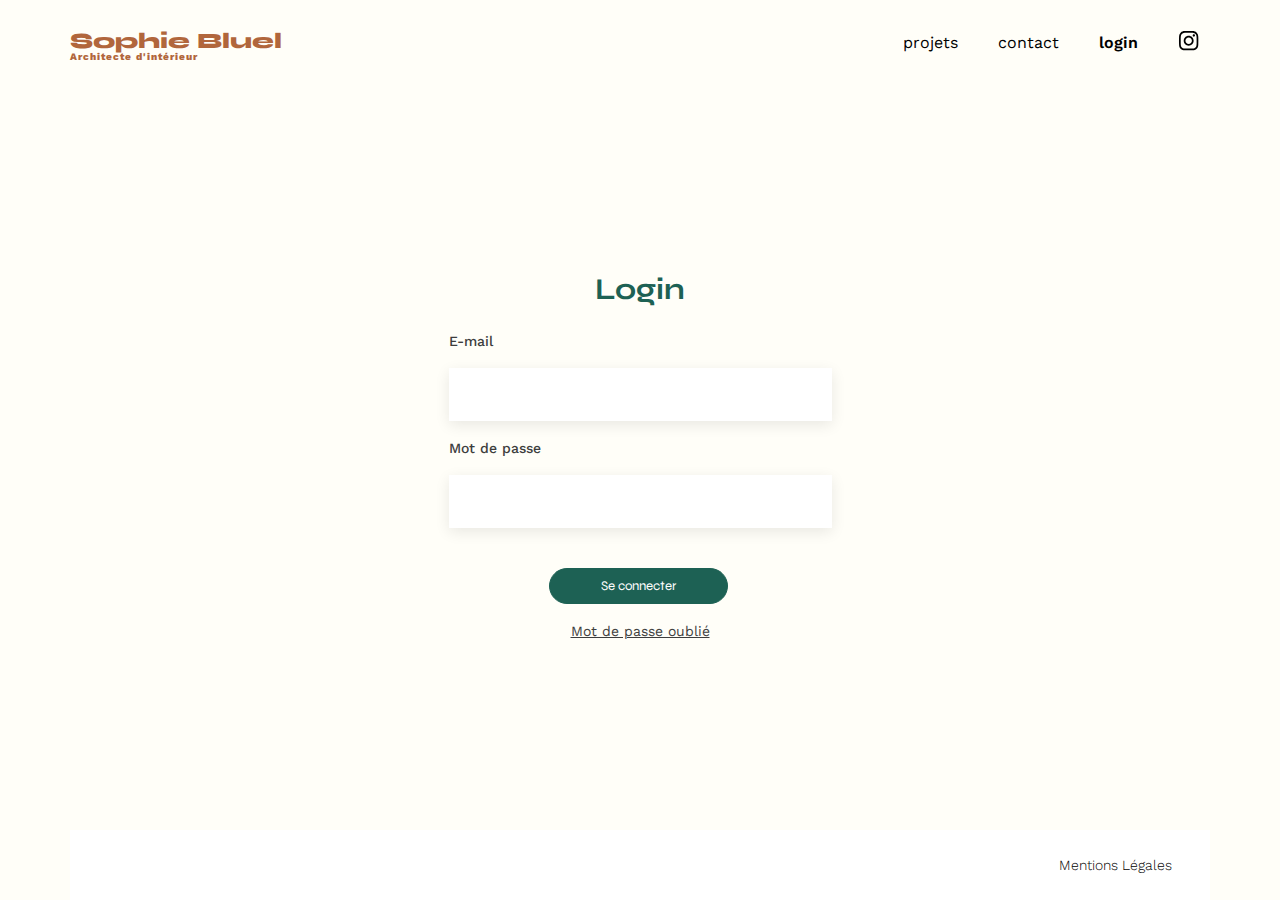
<file: FrontEnd/connexion.html>
<!DOCTYPE html>
<html lang="fr">
<head>
	<meta charset="UTF-8">
	<title>Sophie Bluel - Architecte d'intérieur</title>
	<meta name="viewport" content="width=device-width, initial-scale=1.0">
	<link rel="preconnect" href="https://fonts.googleapis.com">
	<link rel="preconnect" href="https://fonts.gstatic.com" crossorigin>
	<link href="https://fonts.googleapis.com/css2?family=Syne:wght@700;800&family=Work+Sans&display=swap" rel="stylesheet">
	<meta name="description" content="">
    <link rel="stylesheet" href="./assets/styles/style.css">
    <link rel="stylesheet" href="./assets/styles/main.css">
    <script src="./scripts/connexion.js" defer></script>
    
</head>
<body>
    <header>
        <h1>Sophie Bluel <span>Architecte d'intérieur</span></h1>
        <nav>
            <ul>
                <li>projets</li>
                <li>contact</li>
                <li class="nav-login">login</li>
                <li><img src="./assets/icons/icons8-instagram.svg" alt="Instagram" class="icone-instagram"></li>
            </ul>
        </nav>
    </header>
    <main class="main-container">
        <section class="login">
            <h2>Login</h2>
            <form action="#" method="POST" class="login-form">
                <label for="email">E-mail</label>
                <input type="text" id="email" name="email">
                <label for="password">Mot de passe</label>
                <input type="password" id="password" name="password">
                <button type="submit">Se connecter</button>
            </form>
        </section>
        <div class="password-reset">
            <p>Mot de passe oublié </p>
        </div>
    </main>
    <footer>
	    <nav>
		    <ul>
			    <li class="footer-txt">Mentions Légales</li>
		    </ul>
	    </nav>
    </footer>
</body>
</html>
</file>
<file: FrontEnd/assets/styles/main.css>
html, body {
    height: 100%;
    background-color:#FFFEF8;
    
}
header {
    display: flex;
    justify-content: space-between;
    margin-top: 30px;
}
nav ul {
    gap: 20px;
}
nav li{
    font-size: 16px;
    font-weight: 400;
}
body {
    display: flex;
    flex-direction: column;
    min-height: 100vh;
  }
.login {
    display: flex;
    flex-direction: column;
    align-items: center;
    gap: 30px;
    margin:20px;
}
.nav-login {
    font-weight: 600;
}
.login-form {
    display: flex;
    flex-direction: column;
    gap: 20px;
    font-weight: 500;
    color: #3D3D3D;
}

label {
    display: flex;
}

.main-container {
    display: flex;
    flex-direction: column;
    align-items: center;
    flex: 1;
    justify-content: center;
    gap:0;
}

.password-reset {
    text-decoration-line: underline;
    color: #3D3D3D;
}

input {
    box-shadow: 0px 4px 14px 0px #00000017;
    width: 379px;
    height: 51px;
    border: none;
}

button {
    width: 179px;
    height: 36px;
    display: flex;
    align-items: center;
    justify-content: center;
    margin-left: 100px;
    background-color: #1D6154;
    color: white;
    border: 1px solid #1D6154;
    border-radius: 60px;
    font-family: 'Syne';
    margin-top:20px;
}

.footer-txt {
    font-size: 14px;
    font-weight: 300;
}
footer {
    background-color: white;
}

.error-message {
    color: red;
    font-size: 18px;
    font-weight: 400;
    
}
</file>
<file: FrontEnd/assets/styles/style.css>
/* http://meyerweb.com/eric/tools/css/reset/
   v2.0 | 20110126
   License: none (public domain)
*/

html, body, div, span, applet, object, iframe,
h1, h2, h3, h4, h5, h6, p, blockquote, pre,
a, abbr, acronym, address, big, cite, code,
del, dfn, em, img, ins, kbd, q, s, samp,
small, strike, strong, sub, sup, tt, var,
b, u, i, center,
dl, dt, dd, ol, ul, li,
fieldset, form, label, legend,
table, caption, tbody, tfoot, thead, tr, th, td,
article, aside, canvas, details, embed,
figure, figcaption, footer, header, hgroup,
menu, nav, output, ruby, section, summary,
time, mark, audio, video {
	margin: 0;
	padding: 0;
	border: 0;
	font-size: 100%;
	font: inherit;
	vertical-align: baseline;
}
/* HTML5 display-role reset for older browsers */
article, aside, details, figcaption, figure,
footer, header, hgroup, menu, nav, section {
	display: block;
}
body {
	line-height: 1;
}
ol, ul, a {
	list-style: none;
}
blockquote, q {
	quotes: none;
}
blockquote:before, blockquote:after,
q:before, q:after {
	content: '';
	content: none;
}
table {
	border-collapse: collapse;
	border-spacing: 0;
}
/** end reset css**/
body {
	max-width: 1140px;
	margin:auto;
	font-family: 'Work Sans' ;
	font-size: 14px;
}
.menu-nav-main {
	display: flex;
	justify-content: space-between;
	margin: 30px 0
}


h1{
	display: flex;
	flex-direction: column;
	font-family: 'Syne';
	font-size: 22px;
	font-weight: 800;
	color: #B1663C
}

h1 > span {
	font-family: 'Work Sans';
	font-size:10px;
	letter-spacing: 0.1em;

}
a {
    text-decoration: none;
    color: inherit;
}
h2{
	font-family: 'Syne';
	font-weight: 700;
	font-size: 30px;
	color: #1D6154
}
nav ul {
	display: flex;
	align-items: center;
	list-style-type: none;

}
nav li {
	padding: 0 10px;
	font-size: 1.2em;
}
.icone-instagram{
	width:22px;
	height:22px;
}
li:hover {
	color: #B1663C;
}
#introduction {
	display: flex;
	align-items: center;
}
#introduction figure {
	flex: 1
}
#introduction img {
	display: block;
	margin: auto;
	width: 80%;
}

#introduction article {
	flex: 1
}
#introduction h2 {
	margin-bottom: 1em;
}

#introduction p {
	margin-bottom: 0.5em;
}
#portfolio h2 {
	text-align: center;
	margin-bottom: 1em;
}
main {
    display: flex;
    gap: 100px;
    flex-direction: column;
}

/* Filters section */
.filters-portfolio{
	display: flex;
	justify-content: center;
	gap: 10px;
	padding-bottom: 60px;
	
}

.filter-button {
    font-size: 16px;
    border: 1px solid #1D6154;
    border-radius: 60px;
    padding: 10px 0px;
    background-color: white;
    color: #1D6154;
    font-weight: 700;
    font-family: 'Syne';
}

.filter-button:hover {
	background-color: #1D6154;
	color: white;
	
}
.button-all {
    width: 100px;
}

.button1 {
    width: 100px;
}

.button2 {
    width: 157px;
}

.button3 {
    width: 198PX;
}
.gallery {
	width: 100%;
	display: grid;
	grid-template-columns: 1fr 1fr 1fr;
	grid-column-gap: 20px;
	grid-row-gap: 20px;
}

.gallery img {
	width: 100%;

}
#contact {
	width: 50%;
margin: auto;
}
#contact > * {
	text-align: center;

}
#contact h2{
	margin-bottom: 20px;
}
#contact form {
	text-align: left;
	margin-top:30px;
	display: flex;
	flex-direction: column;
}

#contact input {
	height: 50px;
	font-size: 1.2em;
	border: none;
	box-shadow: 0px 4px 14px rgba(0, 0, 0, 0.09);
}
#contact label {
	margin: 2em 0 1em 0;
}
#contact textarea {
	border: none;
	box-shadow: 0px 4px 14px rgba(0, 0, 0, 0.09);
}

.submit-contact{
	font-family: 'Syne';
	font-weight: 700;
	color: white;
	background-color: #1D6154;
	margin : 2em auto ;
	width: 180px;
	text-align: center;
	border-radius: 60px ;
}

footer nav ul {
	display: flex;
	justify-content: flex-end;
	margin: 2em
}

/* Admin page */



.portfolio-intro {
    display: flex;
    justify-content: center;
    align-items: baseline;
    gap: 20px;
	
}

.admin-portfolio-intro {
    font-size: 14px;
    font-weight: 400;
}

.admin-header {
	display: flex;
	background-color: black;
	color: white;
	justify-content: center;
	align-items: center;
	height: 59px;
	max-width: 1440px;
	margin:0 auto;
}
	
.admin-start-page {
	max-width: 1440px;
	width: 100%;
	margin: 0 auto;
	display: flex;
    justify-content: center;
}
.container {
	max-width: 1140px;
	margin: 0 auto;
	padding: 0 20px;
}

.body-admin{
	max-width:none;
}


/* Modal styles */

.modal {
	display:flex;
	justify-content: center;
	align-items: center;
	position: fixed;
	top: 0;
	left:0 ;
	background: rgba(0, 0, 0, 0.3);
	width: 100%;
	height: 100%;	
}

.modal-container{
	width:630px;
	height:688px;
	background-color: #FFFFFF;
	border-radius: 10px;
	display: flex;
	flex-direction: column;
	padding: 20px;
	align-items: center;
}

.modal-header{
	display: flex;
	
	flex-direction: column;
	width: 100%;
	align-items: flex-end;
}

.fa-solid.fa-xmark {
    font-size: 20px;
    cursor: pointer;
}

button.close-modal {
    border: none;
    background-color: white;
    display: flex;
    width: 24px;
    height: 24px;
    margin-bottom: 20px;
}

.modal-header h3 {
    display: flex;
    font-size: 26px;
    font-weight: 400;
    justify-content: center;
}
.modal-content1 {
    flex-direction: column;
}
.modal-gallery {
    display: flex;
    flex-wrap: wrap;
    margin: 50px 85px;
    justify-content: space-between;
    align-items: center;
    border-bottom: 1px solid #B3B3B3;
    padding-bottom: 70px;
    column-gap: 10px;
    row-gap: 20px;
}

.modal-gallery img {
    display: flex;
    max-width: 80px;
}

.modal-title {
    display: flex;
    flex-direction: column;
    width: 100%;
}

.modal-footer{
	display:flex;
	justify-content: center;
}

.btn-add {
    display: flex;
    align-items: center;
    justify-content: center;
    font-family: 'Syne';
    font-size: 14px;
    font-weight: 700;
    background-color: #1D6154;
    color: white;
    border-radius: 60px;
    width: 237px;
    border: none;
    height: 36px;
	cursor: pointer;
   
}

.image-wrapper {
    position: relative;
}
   

.icon-overlay {
    display: flex;
    align-items: center;
    justify-content: center;
    position: absolute;
    top: 8px;
    right: 8px;
    background-color: black;
    color: white;
	padding: 2px;
	width: 12px;
    height: 12px;
    font-size: 10px;
    border-radius: 2px;
	filter: none;
	cursor: pointer;
    z-index: 2;
}

.icone-menu {
    width: 100%;
    display: flex;
    justify-content: end;
	gap: 570px;
}

.return-modal {
    border: none;
    background-color: white;
    font-size: 22px;
    cursor: pointer;
}
.picture-add-content {
    background-color: #E8F1F6;
    width: 420px;
    height: 169px;
    display: flex;
    flex-direction: column;
    align-items: center;
    justify-content: center;
    margin-top: 20px;
    gap: 10px;
	border-radius: 3px;
}

.icon-picture {
    color: #B9C5CC;
    font-size: 68px;
}

.btn-add-picture {
    width: 173px;
    height: 36px;
    align-items: center;
    border-radius: 50px;
    background-color: #CBD6DC;
    border: 0px;
    color: #306685;
    font-size: 14px;
    font-family: 'Work Sans';
    font-weight: 500;
	cursor: pointer;
}

.txt-wrapper-picture {
    font-size: 10px;
    color: #444444;
}

.modal-content2 {
    display: flex;
    flex-direction: column;
    gap: 20px;
	align-items: center;
}

.form-send-picture {
	display: flex;
    flex-direction: column;
    gap: 20px;
	width: 420px;
	border-bottom: 1px solid #B3B3B3;
    padding-bottom: 70px;
}

.title-add-picture {
	border: none;
	box-shadow: 0px 4px 14px 0px #00000017;
	height: 51px;
}
.label-title {
    color: #3D3D3D;
    font-size: 14px;
    font-family: 'Work Sans';
    font-weight: 500;
}

.btn-select-cat {
	border: none;
	box-shadow: 0px 4px 14px 0px #00000017;
	height: 51px;
	
}

.modal-footer2 {
    width: 100%;
    display: flex;
    justify-content: center;
    align-items: center;
    margin-top: 30px;
}

.btn-send-picture {
    width: 237px;
    height: 36px;
    border: none;
    border-radius: 60px;
    background-color: #A7A7A7;
    color: #FFFFFF;
    font-size: 14px;
    font-family: 'Syne';
    font-weight: 700;
	cursor: pointer;
}
</file>
